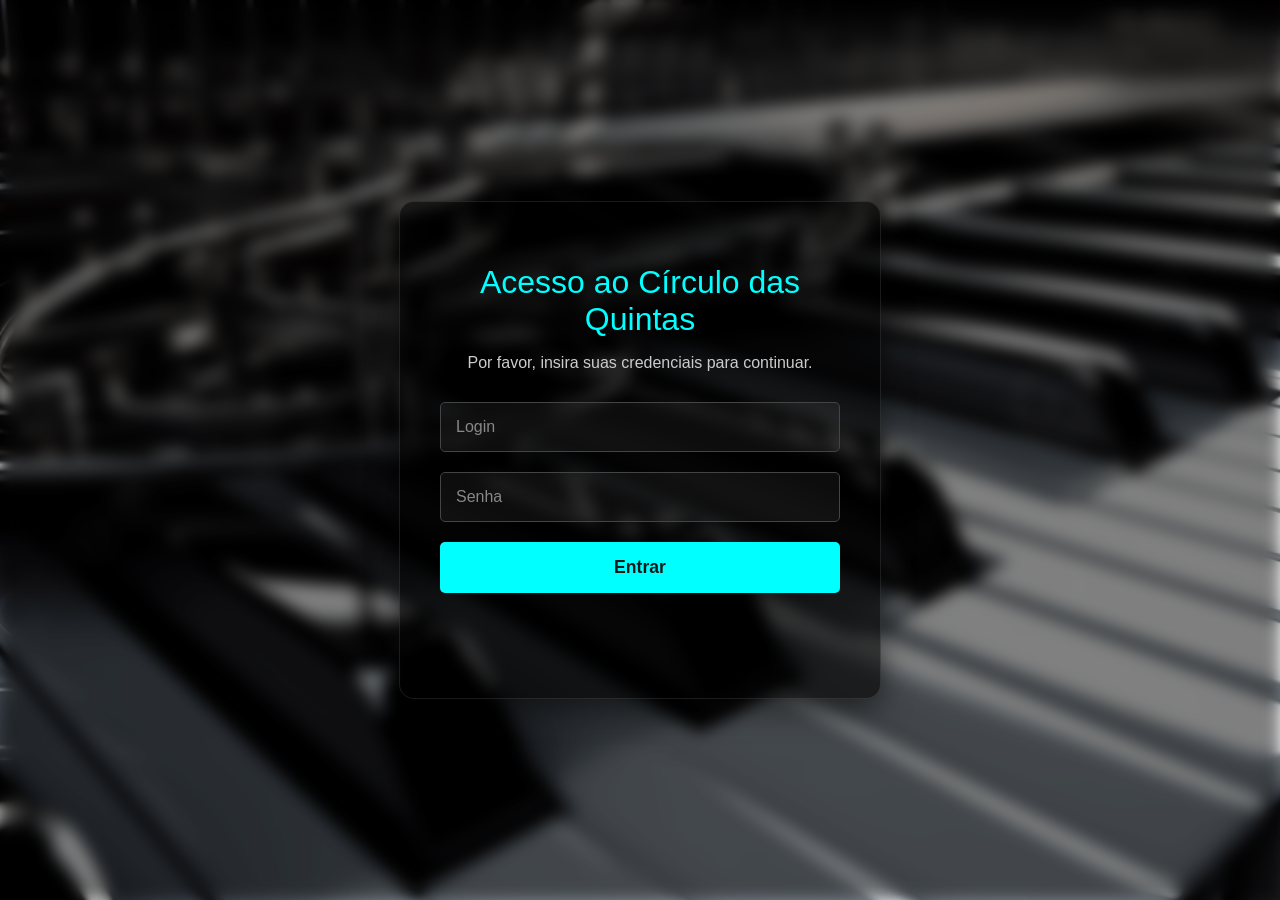
<file: index.html>
<!DOCTYPE html>
<html lang="pt-br">
<head>
    <meta charset="UTF-8">
    <meta name="viewport" content="width=device-width, initial-scale=1.0">
    <title>Login - Círculo das Quintas</title>
    <link rel="stylesheet" href="login.css">
</head>
<body>
    <div class="login-container">
        <div class="login-box">
            <h1>Acesso ao Círculo das Quintas</h1>
            <p>Por favor, insira suas credenciais para continuar.</p>
            <form id="login-form">
                <div class="input-group">
                    <input type="text" id="username" placeholder="Login" required>
                </div>
                <div class="input-group">
                    <input type="password" id="password" placeholder="Senha" required>
                </div>
                <button type="submit">Entrar</button>
                <p id="error-message" class="error-message"></p>
            </form>
        </div>
    </div>
    <script src="login.js"></script>
</body>
</html>
</file>
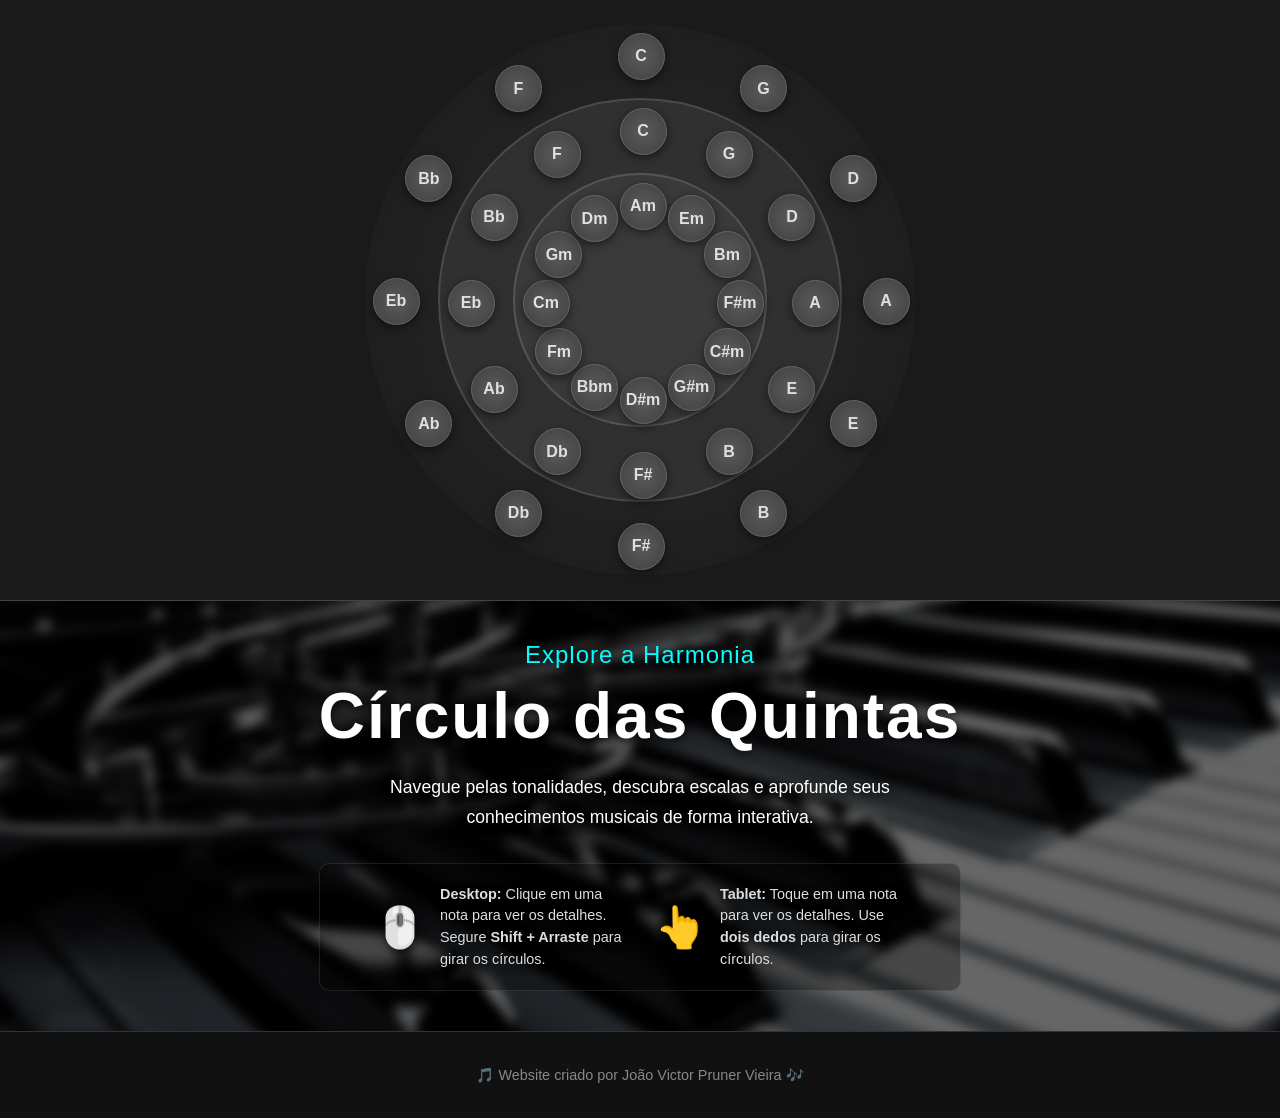
<file: c5q-content-8z7y.html>
<!DOCTYPE html>
<html lang="pt-br">
<head>
    <meta charset="UTF-8">
    <meta name="viewport" content="width=device-width, initial-scale=1.0">
    <title>Círculo das Quintas Interativo</title>
    <link rel="stylesheet" href="styles.css">
</head>
<body>
    <div id="app-container">
        <div id="circulos-container">
            <div class="circulo" id="circulo-principal"></div>
            <div class="circulo" id="circulo-relativo"></div>
            <div class="circulo" id="circulo-auxiliar"></div>
        </div>
        <div id="display-info">
            <div class="initial-message">
                <div class="initial-background"></div>
                <div class="initial-content">
                    <h2>Explore a Harmonia</h2>
                    <h1>Círculo das Quintas</h1>
                    <p>Navegue pelas tonalidades, descubra escalas e aprofunde seus conhecimentos musicais de forma interativa.</p>
                    <div class="instructions">
                        <div class="instruction-item">
                            <span class="icon">🖱️</span>
                            <p><strong>Desktop:</strong> Clique em uma nota para ver os detalhes. Segure <strong>Shift + Arraste</strong> para girar os círculos.</p>
                        </div>
                        <div class="instruction-item">
                            <span class="icon">👆</span>
                            <p><strong>Tablet:</strong> Toque em uma nota para ver os detalhes. Use <strong>dois dedos</strong> para girar os círculos.</p>
                        </div>
                    </div>
                </div>
            </div>
        </div>
    </div>
    <footer>
        <p>🎵 Website criado por João Victor Pruner Vieira 🎶</p>
    </footer>
    <script src="app.js"></script>
</body>
</html>
</file>
<file: login.css>
body {
    margin: 0;
    font-family: -apple-system, BlinkMacSystemFont, 'Segoe UI', Roboto, 'Helvetica Neue', Arial, sans-serif;
    background-color: #1a1a1a;
    color: #e0e0e0;
    display: flex;
    justify-content: center;
    align-items: center;
    height: 100vh;
    background-image: url('assets/piano.png');
    background-size: cover;
    background-position: center;
}

.login-container {
    position: relative;
    width: 100%;
    height: 100%;
    display: flex;
    justify-content: center;
    align-items: center;
    backdrop-filter: blur(8px) brightness(0.5);
}

.login-box {
    background: rgba(0, 0, 0, 0.6);
    padding: 40px;
    border-radius: 15px;
    border: 1px solid rgba(255, 255, 255, 0.1);
    text-align: center;
    width: 100%;
    max-width: 400px;
    box-shadow: 0 10px 30px rgba(0, 0, 0, 0.5);
}

h1 {
    font-size: 2em;
    color: #00ffff;
    margin-bottom: 10px;
    font-weight: 300;
}

p {
    color: #ccc;
    margin-bottom: 30px;
}

.input-group {
    margin-bottom: 20px;
}

input {
    width: 100%;
    padding: 15px;
    background: rgba(255, 255, 255, 0.05);
    border: 1px solid #444;
    border-radius: 5px;
    color: #fff;
    font-size: 1em;
    box-sizing: border-box;
}

input::placeholder {
    color: #888;
}

button {
    width: 100%;
    padding: 15px;
    background-color: #00ffff;
    color: #1a1a1a;
    border: none;
    border-radius: 5px;
    font-size: 1.1em;
    font-weight: bold;
    cursor: pointer;
    transition: background-color 0.3s, box-shadow 0.3s;
}

button:hover {
    background-color: #fff;
    box-shadow: 0 0 15px #00ffff;
}

.error-message {
    color: #ff4d4d;
    margin-top: 15px;
    height: 20px;
    font-size: 0.9em;
}
</file>
<file: styles.css>
body {
    margin: 0;
    font-family: -apple-system, BlinkMacSystemFont, 'Segoe UI', Roboto, 'Helvetica Neue', Arial, sans-serif;
    background-color: #1a1a1a; /* Fundo escuro */
    color: #e0e0e0; /* Texto claro */
    overflow-y: auto; /* Permite rolagem vertical na página inteira */
}

#app-container {
    display: flex;
    flex-direction: column; /* Layout em coluna como padrão */
    width: 100%;
    min-height: 100vh;
}

#circulos-container {
    flex: 0 0 600px;
    position: relative;
    display: flex;
    justify-content: center;
    align-items: center;
}

@keyframes futuristic-glow {
    0% { border-color: #4d4d4d; box-shadow: 0 0 10px #4d4d4d, inset 0 0 10px #000; }
    25% { border-color: #00ffff; box-shadow: 0 0 20px #00ffff, inset 0 0 15px #00ffff; }
    50% { border-color: #ff00ff; box-shadow: 0 0 20px #ff00ff, inset 0 0 15px #ff00ff; }
    75% { border-color: #ffff00; box-shadow: 0 0 20px #ffff00, inset 0 0 15px #ffff00; }
    100% { border-color: #4d4d4d; box-shadow: 0 0 10px #4d4d4d, inset 0 0 10px #000; }
}

.circulo {
    position: absolute;
    border-radius: 50%;
    display: flex;
    justify-content: center;
    align-items: center;
    cursor: pointer;
    transition: transform 0.1s linear;
    animation: futuristic-glow 15s linear infinite;
}

#circulo-principal {
    width: 550px;
    height: 550px;
    background: radial-gradient(circle, #2a2a2a, #1a1a1a);
    z-index: 1;
}

#circulo-relativo {
    width: 250px;
    height: 250px;
    border: 2px solid #555;
    background-color: #3a3a3a;
    z-index: 3;
}

#circulo-auxiliar {
    width: 400px;
    height: 400px;
    border: 2px solid #4a4a4a;
    background-color: #303030;
    z-index: 2;
}


.nota {
    position: absolute;
    width: 45px; /* Tamanho reduzido */
    height: 45px;
    background: radial-gradient(circle, #5a5a5a, #404040);
    border: 1px solid #666;
    color: #e0e0e0;
    border-radius: 50%;
    display: flex;
    justify-content: center;
    align-items: center;
    cursor: pointer;
    user-select: none;
    font-weight: bold;
    transition: all 0.2s ease;
    box-shadow: 0 3px 10px rgba(0, 0, 0, 0.5);
}

.nota:hover {
    background: radial-gradient(circle, #6a6a6a, #505050);
    transform: scale(1.05);
}

#display-info {
    flex: 1;
    background-color: #222;
    border-top: 1px solid #444; /* Borda superior */
    display: flex;
    flex-direction: column;
    width: 100%;
    box-sizing: border-box;
}

#display-info .initial-message {
    position: relative;
    width: 100%;
    height: 100%;
    display: flex;
    flex-direction: column;
    justify-content: center;
    align-items: center;
    text-align: center;
    overflow: hidden;
}

.initial-background {
    position: absolute;
    top: 0;
    left: 0;
    width: 100%;
    height: 100%;
    background-image: url('assets/piano.png');
    background-size: cover;
    background-position: center;
    filter: blur(5px) brightness(0.4);
    transform: scale(1.1);
    z-index: 1;
}

.initial-content {
    position: relative;
    z-index: 2;
    padding: 40px;
    color: #fff;
    text-shadow: 0 2px 10px rgba(0, 0, 0, 0.7);
}

.initial-content h1 {
    font-size: 4em;
    margin: 0;
    font-weight: 700;
    letter-spacing: 2px;
}

.initial-content h2 {
    font-size: 1.5em;
    margin: 0 0 10px 0;
    font-weight: 300;
    color: #00ffff; /* Cor ciano futurista */
    letter-spacing: 1px;
}

.initial-content p {
    font-size: 1.1em;
    max-width: 500px;
    margin: 20px auto 30px;
    line-height: 1.7;
}

.instructions {
    display: flex;
    gap: 30px;
    justify-content: center;
    background: rgba(0, 0, 0, 0.3);
    padding: 20px;
    border-radius: 10px;
    border: 1px solid rgba(255, 255, 255, 0.1);
}

.instruction-item {
    display: flex;
    align-items: center;
    gap: 15px;
    max-width: 250px;
}

.instruction-item .icon {
    font-size: 2.5em;
}

.instruction-item p {
    font-size: 0.9em;
    margin: 0;
    text-align: left;
    line-height: 1.5;
    color: #ddd;
}

/* Cabeçalho Fixo */
#info-header {
    padding: 25px 30px;
    background-color: #282828;
    border-bottom: 1px solid #444;
    text-align: center;
    flex-shrink: 0;
    box-shadow: 0 4px 12px rgba(0, 0, 0, 0.3);
    z-index: 10;
}

#info-header h3 {
    font-size: 3em; /* Fonte maior e mais impactante */
    margin: 0 0 15px 0;
    color: #fff;
    font-weight: 300; /* Fonte mais leve */
    letter-spacing: 1px;
}

#info-header p {
    font-size: 1.2em;
    margin: 0;
    color: #ccc;
    font-family: 'Courier New', Courier, monospace; /* Fonte monoespaçada para as notas */
}

/* Conteúdo Rolável */
#info-content {
    flex-grow: 1; /* Ocupa o espaço restante */
    overflow-y: auto; /* Habilita a rolagem vertical */
    padding: 30px;
}

#imagem-container {
    width: 100%;
    display: flex;
    flex-direction: column;
    align-items: center;
    margin-top: 20px;
}

#partitura-img {
    max-width: 90%;
    height: auto;
    border-radius: 8px;
    background-color: #fff;
    padding: 10px;
    box-sizing: border-box;
    margin-bottom: 20px;
}

#imagem-nav {
    display: flex;
    gap: 15px;
    margin-bottom: 15px; /* Espaçamento entre botões e imagem */
}

#imagem-nav button {
    padding: 10px 20px;
    font-size: 1em;
    background-color: #4a4a4a;
    color: #e0e0e0;
    border: 1px solid #666;
    border-radius: 5px;
    cursor: pointer;
    transition: background-color 0.2s, border-color 0.2s;
}

#imagem-nav button:hover {
    background-color: #5a5a5a;
}

#imagem-nav button.active {
    background-color: #007bff;
    border-color: #0056b3;
    color: #fff;
}

/* Responsividade para telas menores */
@media (max-width: 600px) {
    #circulos-container {
        flex-basis: 450px; /* Ajusta a base para telas pequenas */
    }
    #circulo-principal { width: 400px; height: 400px; }
    #circulo-auxiliar { width: 280px; height: 280px; }
    #circulo-relativo { width: 160px; height: 160px; }
    .nota { width: 38px; height: 38px; font-size: 0.9em; }
    .handle { width: 10px; height: 10px; }
}

footer {
    background-color: #111;
    color: #888;
    text-align: center;
    padding: 20px;
    font-size: 0.9em;
    border-top: 1px solid #333;
}
</file>
